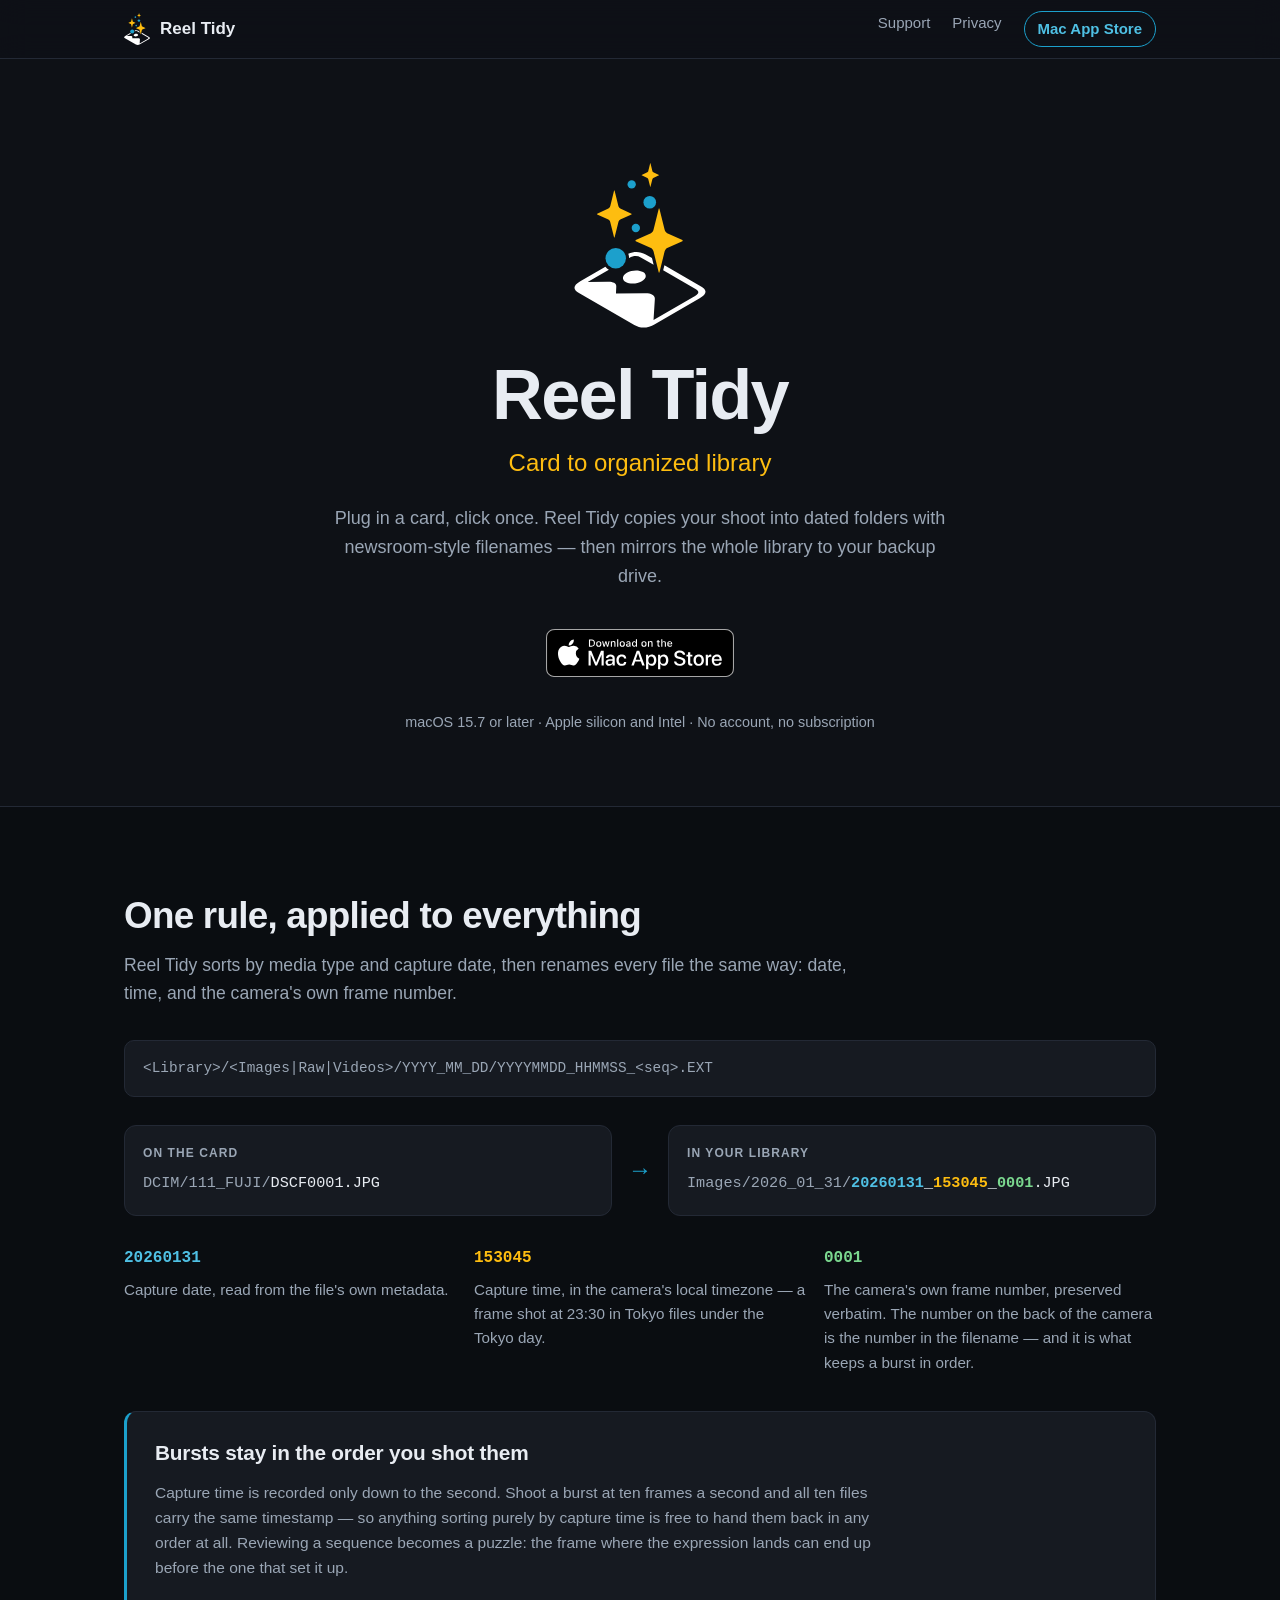
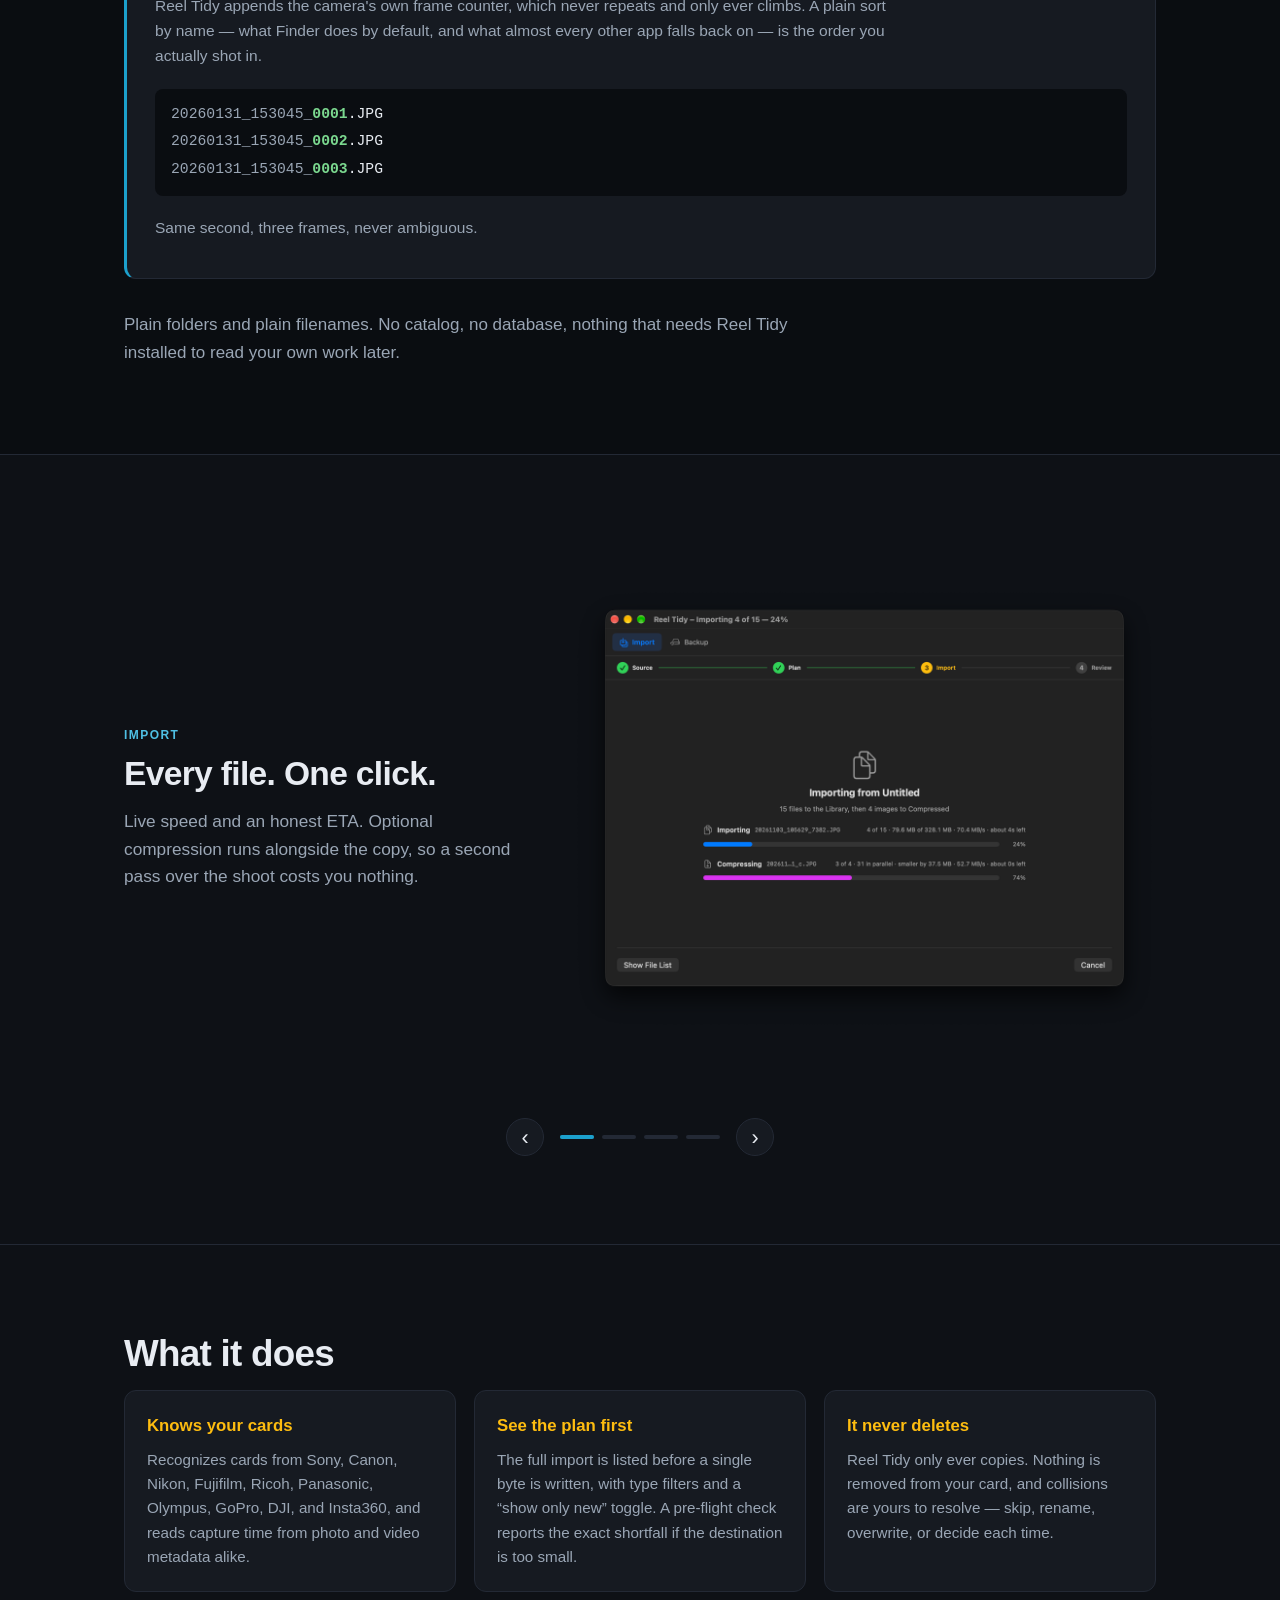
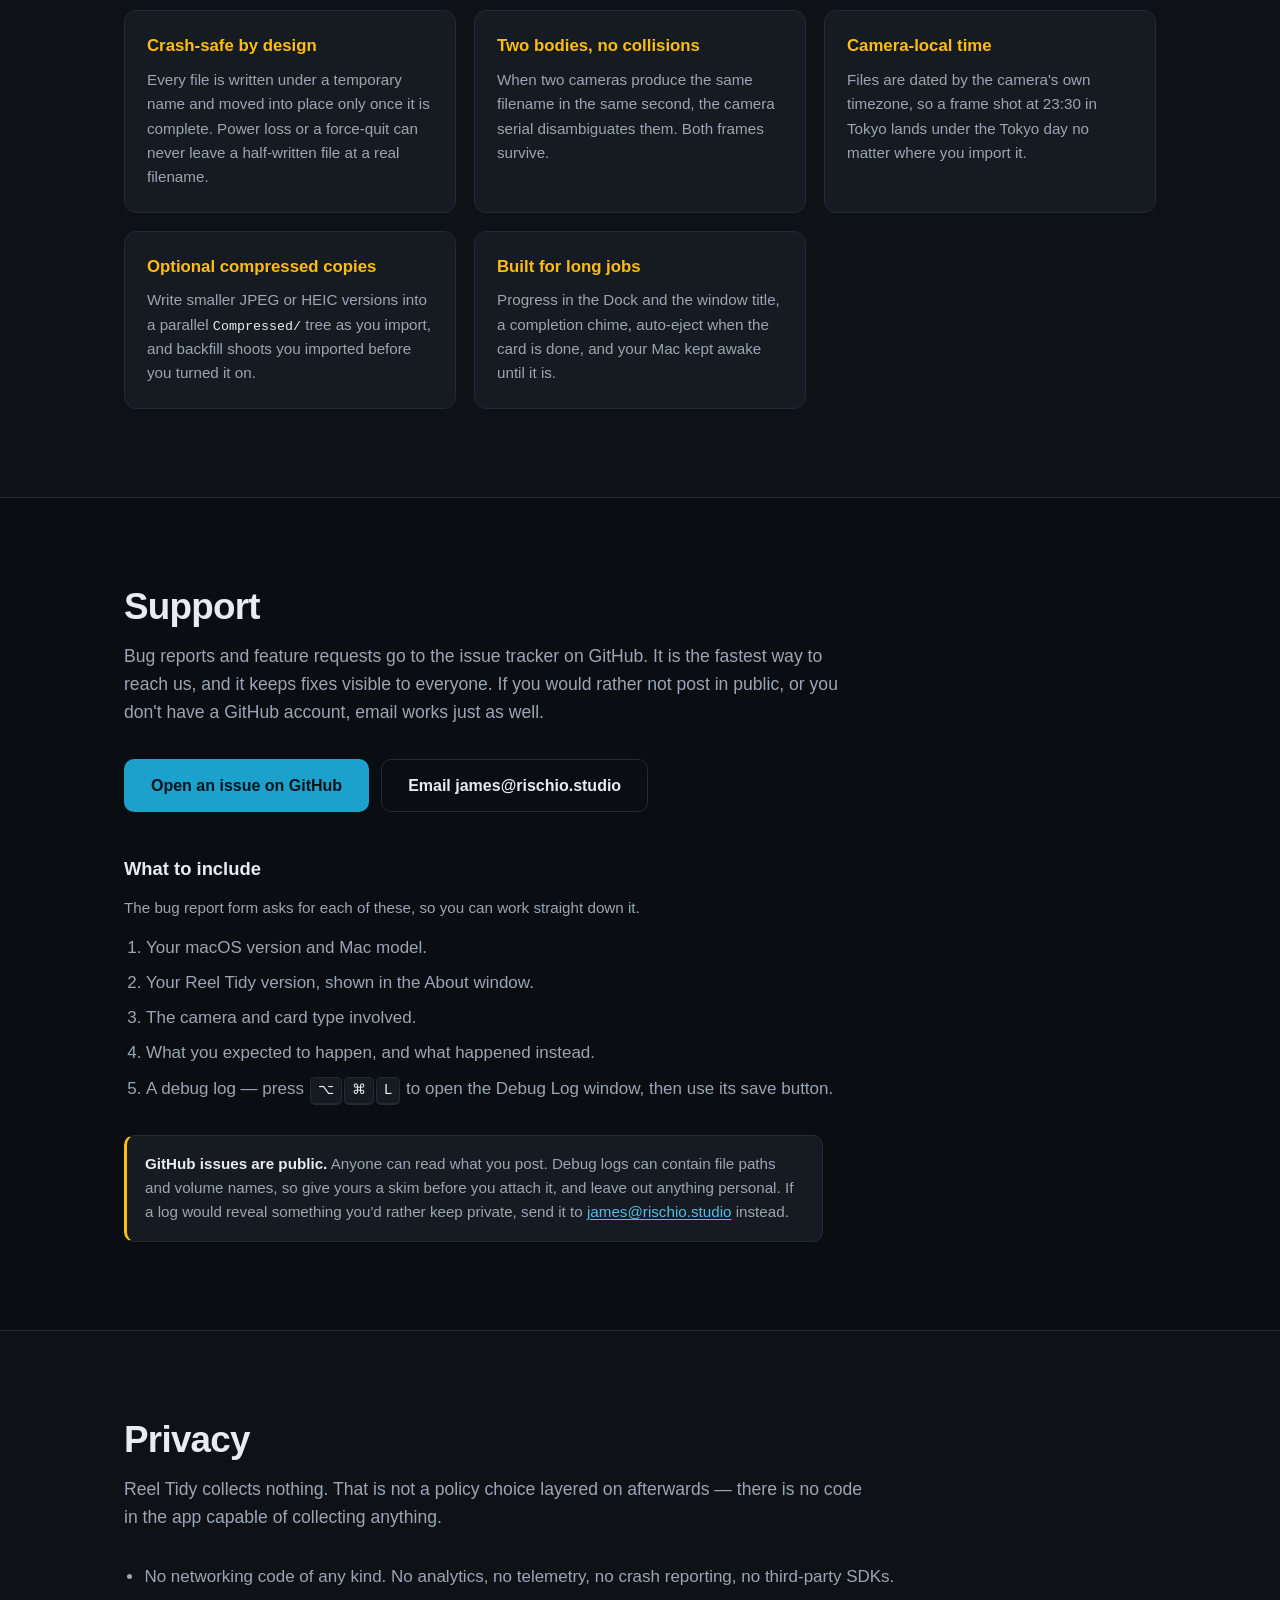
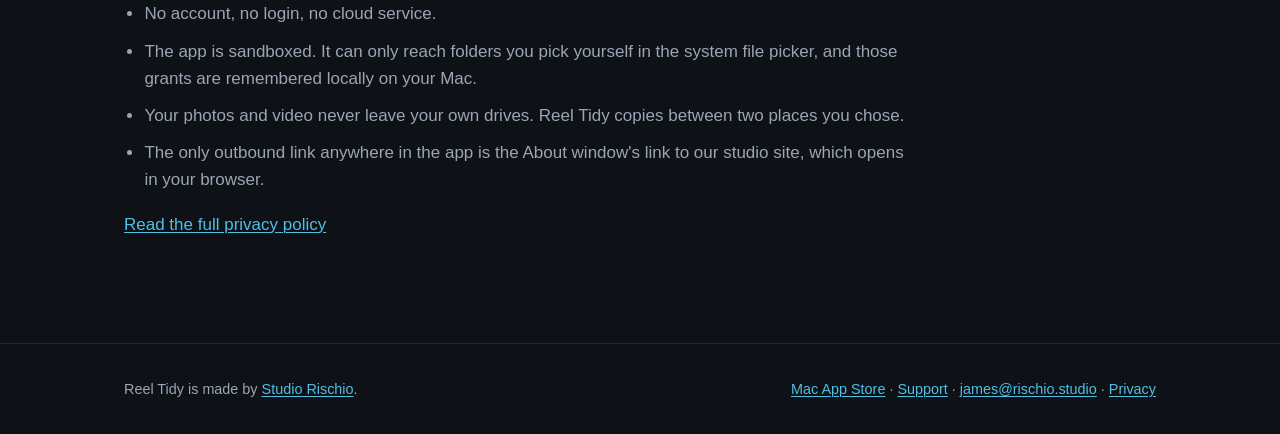
<file: index.html>
<!DOCTYPE html>
<html lang="en">
<head>
<meta charset="utf-8">
<meta name="viewport" content="width=device-width, initial-scale=1">
<meta name="color-scheme" content="dark">
<title>Reel Tidy — Card to organized library</title>
<meta name="description" content="Reel Tidy is a focused macOS importer for photographers and videographers. Plug in a card, click once, and your shoot lands in dated folders with newsroom-style filenames.">
<link rel="icon" href="assets/ReelTidy.svg" type="image/svg+xml">
<link rel="stylesheet" href="styles.css">
</head>
<body>

<a class="skip-link" href="#main">Skip to content</a>

<header class="site-header">
  <div class="wrap site-header__inner">
    <a class="brand" href="#main">
      <img class="brand__mark" src="assets/ReelTidy.svg" alt="" width="32" height="40">
      <span class="brand__name">Reel Tidy</span>
    </a>
    <nav aria-label="Primary">
      <a href="#support">Support</a>
      <a class="nav-minor" href="privacy.html">Privacy</a>
      <a class="nav-cta" href="https://apps.apple.com/us/app/reel-tidy/id6763144575?mt=12">Mac App Store</a>
    </nav>
  </div>
</header>

<main id="main">

  <section class="hero">
    <div class="wrap hero__inner">
      <img class="hero__mark" src="assets/ReelTidy.svg" alt="Reel Tidy app icon" width="132" height="165">
      <h1 class="hero__title">Reel Tidy</h1>
      <p class="hero__tagline">Card to organized library</p>
      <p class="hero__lede">
        Plug in a card, click once. Reel Tidy copies your shoot into dated folders with
        newsroom-style filenames — then mirrors the whole library to your backup drive.
      </p>

      <!-- Apple's official badge, unmodified, from the Apple Marketing Tools site.
           Its proportions and colors must not be altered; only its size may change. -->
      <p class="hero__cta">
        <a class="badge-link" href="https://apps.apple.com/us/app/reel-tidy/id6763144575?mt=12">
          <img src="assets/mac-app-store-badge.svg"
               alt="Download Reel Tidy on the Mac App Store"
               width="156" height="40">
        </a>
      </p>

      <p class="hero__meta">macOS 15.7 or later · Apple silicon and Intel · No account, no subscription</p>
    </div>
  </section>

  <section class="section section--rule" aria-labelledby="naming">
    <div class="wrap">
      <h2 id="naming">One rule, applied to everything</h2>
      <p class="section__lede">
        Reel Tidy sorts by media type and capture date, then renames every file the same way:
        date, time, and the camera's own frame number.
      </p>

      <p class="path">&lt;Library&gt;/&lt;Images|Raw|Videos&gt;/YYYY_MM_DD/YYYYMMDD_HHMMSS_&lt;seq&gt;.EXT</p>

      <div class="transform">
        <div class="transform__side">
          <h3 class="transform__label">On the card</h3>
          <p class="transform__value"><span class="dim">DCIM/111_FUJI/</span>DSCF0001.JPG</p>
        </div>
        <p class="transform__arrow" aria-hidden="true">→</p>
        <div class="transform__side">
          <h3 class="transform__label">In your library</h3>
          <p class="transform__value"><span class="dim">Images/2026_01_31/</span><b class="k-date">20260131</b>_<b class="k-time">153045</b>_<b class="k-seq">0001</b>.JPG</p>
        </div>
      </div>

      <dl class="legend">
        <div class="legend__item">
          <dt class="k-date">20260131</dt>
          <dd>Capture date, read from the file's own metadata.</dd>
        </div>
        <div class="legend__item">
          <dt class="k-time">153045</dt>
          <dd>Capture time, in the camera's local timezone — a frame shot at 23:30 in Tokyo files under the Tokyo day.</dd>
        </div>
        <div class="legend__item">
          <dt class="k-seq">0001</dt>
          <dd>The camera's own frame number, preserved verbatim. The number on the back of the camera is the number in the filename — and it is what keeps a burst in order.</dd>
        </div>
      </dl>

      <div class="insight">
        <h3>Bursts stay in the order you shot them</h3>
        <p>
          Capture time is recorded only down to the second. Shoot a burst at ten frames a
          second and all ten files carry the same timestamp — so anything sorting purely by
          capture time is free to hand them back in any order at all. Reviewing a sequence
          becomes a puzzle: the frame where the expression lands can end up before the one
          that set it up.
        </p>
        <p>
          Reel Tidy appends the camera's own frame counter, which never repeats and only
          ever climbs. A plain sort by name — what Finder does by default, and what almost
          every other app falls back on — is the order you actually shot in.
        </p>
        <ul class="burst" aria-label="Three frames captured in the same second">
          <li><span class="dim">20260131_153045_</span><b class="k-seq">0001</b>.JPG</li>
          <li><span class="dim">20260131_153045_</span><b class="k-seq">0002</b>.JPG</li>
          <li><span class="dim">20260131_153045_</span><b class="k-seq">0003</b>.JPG</li>
        </ul>
        <p class="insight__tail">Same second, three frames, never ambiguous.</p>
      </div>

      <p class="section__note">
        Plain folders and plain filenames. No catalog, no database, nothing that needs
        Reel Tidy installed to read your own work later.
      </p>
    </div>
  </section>

  <section class="section" aria-labelledby="shots">
    <h2 id="shots" class="visually-hidden">A look at Reel Tidy</h2>
    <div class="wrap">

      <!-- Without JS this stays a plain stacked list of all four; carousel.js adds
           the .is-ready class, which switches it to one-at-a-time and shows controls. -->
      <div class="carousel" data-carousel role="region"
           aria-roledescription="carousel" aria-label="A look at Reel Tidy">

        <div class="carousel__viewport" data-carousel-track id="tour-slides">

          <div class="carousel__slide" role="group" aria-roledescription="slide" aria-label="1 of 4">
            <div class="carousel__text">
              <p class="carousel__eyebrow">Import</p>
              <h3>Every file. One click.</h3>
              <p class="carousel__sub">Live speed and an honest ETA. Optional compression runs alongside the copy, so a second pass over the shoot costs you nothing.</p>
            </div>
            <div class="carousel__media">
              <img src="assets/screenshots/import-progress.png" width="1200" height="906"
                   alt="An import in progress on the third step of the four-step flow, with Source and Plan ticked off in the rail above. The window title reads &quot;Reel Tidy — Importing 4 of 15 — 24%&quot;. A blue bar reports the copy at 70.4 MB/s with about 4 seconds left, and a purple bar below it shows compression running in parallel, 3 of 4 images done and 37.5 MB smaller so far.">
            </div>
          </div>

          <div class="carousel__slide" role="group" aria-roledescription="slide" aria-label="2 of 4">
            <div class="carousel__text">
              <p class="carousel__eyebrow">Your library</p>
              <h3>Finder Friendly Results</h3>
              <p class="carousel__sub">Images, Raw, and Videos, split by capture date. Plain folders any app can read — and that you can still read in ten years without us.</p>
            </div>
            <div class="carousel__media">
              <img src="assets/screenshots/finder-library.png" width="1200" height="1094" loading="lazy"
                   alt="A Finder window showing the resulting library: top-level Videos and Images folders, with Images expanded into date folders such as 2026_04_04 and 2026_03_21, each holding files named like 20260321_112143_07043.JPG.">
            </div>
          </div>

          <div class="carousel__slide" role="group" aria-roledescription="slide" aria-label="3 of 4">
            <div class="carousel__text">
              <p class="carousel__eyebrow">Sources</p>
              <h3>Any Card Any Drive</h3>
              <p class="carousel__sub">SD, CFexpress, USB, or any folder on disk. You choose the source, Reel Tidy scans it and shows you the plan before it writes anything.</p>
            </div>
            <div class="carousel__media">
              <img src="assets/screenshots/source-picker.png" width="1200" height="906" loading="lazy"
                   alt="The Import tab on its first step, Source, with the four-step rail (Source, Plan, Import, Review) across the top. The source picker is open, listing connected external volumes alongside options to select any folder or browse all mounted volumes.">
            </div>
          </div>

          <div class="carousel__slide" role="group" aria-roledescription="slide" aria-label="4 of 4">
            <div class="carousel__text">
              <p class="carousel__eyebrow">Backup</p>
              <h3>Backing Up Simplified</h3>
              <p class="carousel__sub">Mirror the library to another drive. No backup software, no hassle — and every re-run skips what is already there.</p>
            </div>
            <div class="carousel__media">
              <img src="assets/screenshots/backup-plan.png" width="1200" height="906" loading="lazy"
                   alt="The Backup tab on its third step, with Destination and Plan ticked off in the rail above. The window title reads &quot;Reel Tidy — Backing up 140811 of 144046 — 19%&quot;; a single progress bar reports 41.99 GB of 216.67 GB copied at 148.6 MB/s with about 19 minutes left, and a note that files already there are skipped.">
            </div>
          </div>

        </div>

        <div class="carousel__controls" data-carousel-controls hidden>
          <button type="button" class="carousel__arrow" data-carousel-prev
                  aria-controls="tour-slides" aria-label="Previous slide">
            <span aria-hidden="true">&#8249;</span>
          </button>

          <div class="carousel__dots" data-carousel-dots></div>

          <button type="button" class="carousel__arrow" data-carousel-next
                  aria-controls="tour-slides" aria-label="Next slide">
            <span aria-hidden="true">&#8250;</span>
          </button>
        </div>

      </div>

    </div>
  </section>

  <section class="section" aria-labelledby="features">
    <div class="wrap">
      <h2 id="features">What it does</h2>
      <ul class="cards">
        <li class="card">
          <h3>Knows your cards</h3>
          <p>Recognizes cards from Sony, Canon, Nikon, Fujifilm, Ricoh, Panasonic, Olympus, GoPro, DJI, and Insta360, and reads capture time from photo and video metadata alike.</p>
        </li>
        <li class="card">
          <h3>See the plan first</h3>
          <p>The full import is listed before a single byte is written, with type filters and a “show only new” toggle. A pre-flight check reports the exact shortfall if the destination is too small.</p>
        </li>
        <li class="card">
          <h3>It never deletes</h3>
          <p>Reel Tidy only ever copies. Nothing is removed from your card, and collisions are yours to resolve — skip, rename, overwrite, or decide each time.</p>
        </li>
        <li class="card">
          <h3>Crash-safe by design</h3>
          <p>Every file is written under a temporary name and moved into place only once it is complete. Power loss or a force-quit can never leave a half-written file at a real filename.</p>
        </li>
        <li class="card">
          <h3>Two bodies, no collisions</h3>
          <p>When two cameras produce the same filename in the same second, the camera serial disambiguates them. Both frames survive.</p>
        </li>
        <li class="card">
          <h3>Camera-local time</h3>
          <p>Files are dated by the camera's own timezone, so a frame shot at 23:30 in Tokyo lands under the Tokyo day no matter where you import it.</p>
        </li>
        <li class="card">
          <h3>Optional compressed copies</h3>
          <p>Write smaller JPEG or HEIC versions into a parallel <code>Compressed/</code> tree as you import, and backfill shoots you imported before you turned it on.</p>
        </li>
        <li class="card">
          <h3>Built for long jobs</h3>
          <p>Progress in the Dock and the window title, a completion chime, auto-eject when the card is done, and your Mac kept awake until it is.</p>
        </li>
      </ul>
    </div>
  </section>

  <section class="section section--support" id="support" aria-labelledby="support-h">
    <div class="wrap">
      <h2 id="support-h">Support</h2>
      <p class="section__lede">
        Bug reports and feature requests go to the issue tracker on GitHub. It is the fastest
        way to reach us, and it keeps fixes visible to everyone. If you would rather not post
        in public, or you don't have a GitHub account, email works just as well.
      </p>

      <p class="btn-row">
        <a class="btn btn--primary" href="https://github.com/studio-rischio/Reel-Tidy-Support/issues/new/choose">
          Open an issue on GitHub
        </a>
        <a class="btn btn--ghost" href="mailto:james@rischio.studio?subject=Reel%20Tidy%20support">
          Email james@rischio.studio
        </a>
      </p>

      <h3>What to include</h3>
      <p class="checklist-lede">
        The bug report form asks for each of these, so you can work straight down it.
      </p>
      <ol class="checklist">
        <li>Your macOS version and Mac model.</li>
        <li>Your Reel Tidy version, shown in the About window.</li>
        <li>The camera and card type involved.</li>
        <li>What you expected to happen, and what happened instead.</li>
        <li>A debug log — press <kbd>⌥</kbd><kbd>⌘</kbd><kbd>L</kbd> to open the Debug Log window, then use its save button.</li>
      </ol>

      <p class="callout">
        <strong>GitHub issues are public.</strong> Anyone can read what you post. Debug logs can
        contain file paths and volume names, so give yours a skim before you attach it, and leave
        out anything personal. If a log would reveal something you'd rather keep private, send it
        to <a href="mailto:james@rischio.studio?subject=Reel%20Tidy%20support">james@rischio.studio</a>
        instead.
      </p>
    </div>
  </section>

  <section class="section" id="privacy" aria-labelledby="privacy-h">
    <div class="wrap">
      <h2 id="privacy-h">Privacy</h2>
      <p class="section__lede">
        Reel Tidy collects nothing. That is not a policy choice layered on afterwards — there is
        no code in the app capable of collecting anything.
      </p>
      <ul class="plain-list">
        <li>No networking code of any kind. No analytics, no telemetry, no crash reporting, no third-party SDKs.</li>
        <li>No account, no login, no cloud service.</li>
        <li>The app is sandboxed. It can only reach folders you pick yourself in the system file picker, and those grants are remembered locally on your Mac.</li>
        <li>Your photos and video never leave your own drives. Reel Tidy copies between two places you chose.</li>
        <li>The only outbound link anywhere in the app is the About window's link to our studio site, which opens in your browser.</li>
      </ul>
      <p><a href="privacy.html">Read the full privacy policy</a></p>
    </div>
  </section>

</main>

<footer class="site-footer">
  <div class="wrap site-footer__inner">
    <p>Reel Tidy is made by <a href="https://rischio.studio/">Studio Rischio</a>.</p>
    <p><a href="https://apps.apple.com/us/app/reel-tidy/id6763144575?mt=12">Mac App Store</a> · <a href="#support">Support</a> · <a href="mailto:james@rischio.studio?subject=Reel%20Tidy%20support">james@rischio.studio</a> · <a href="privacy.html">Privacy</a></p>
  </div>
</footer>

<script src="carousel.js"></script>
</body>
</html>
</file>
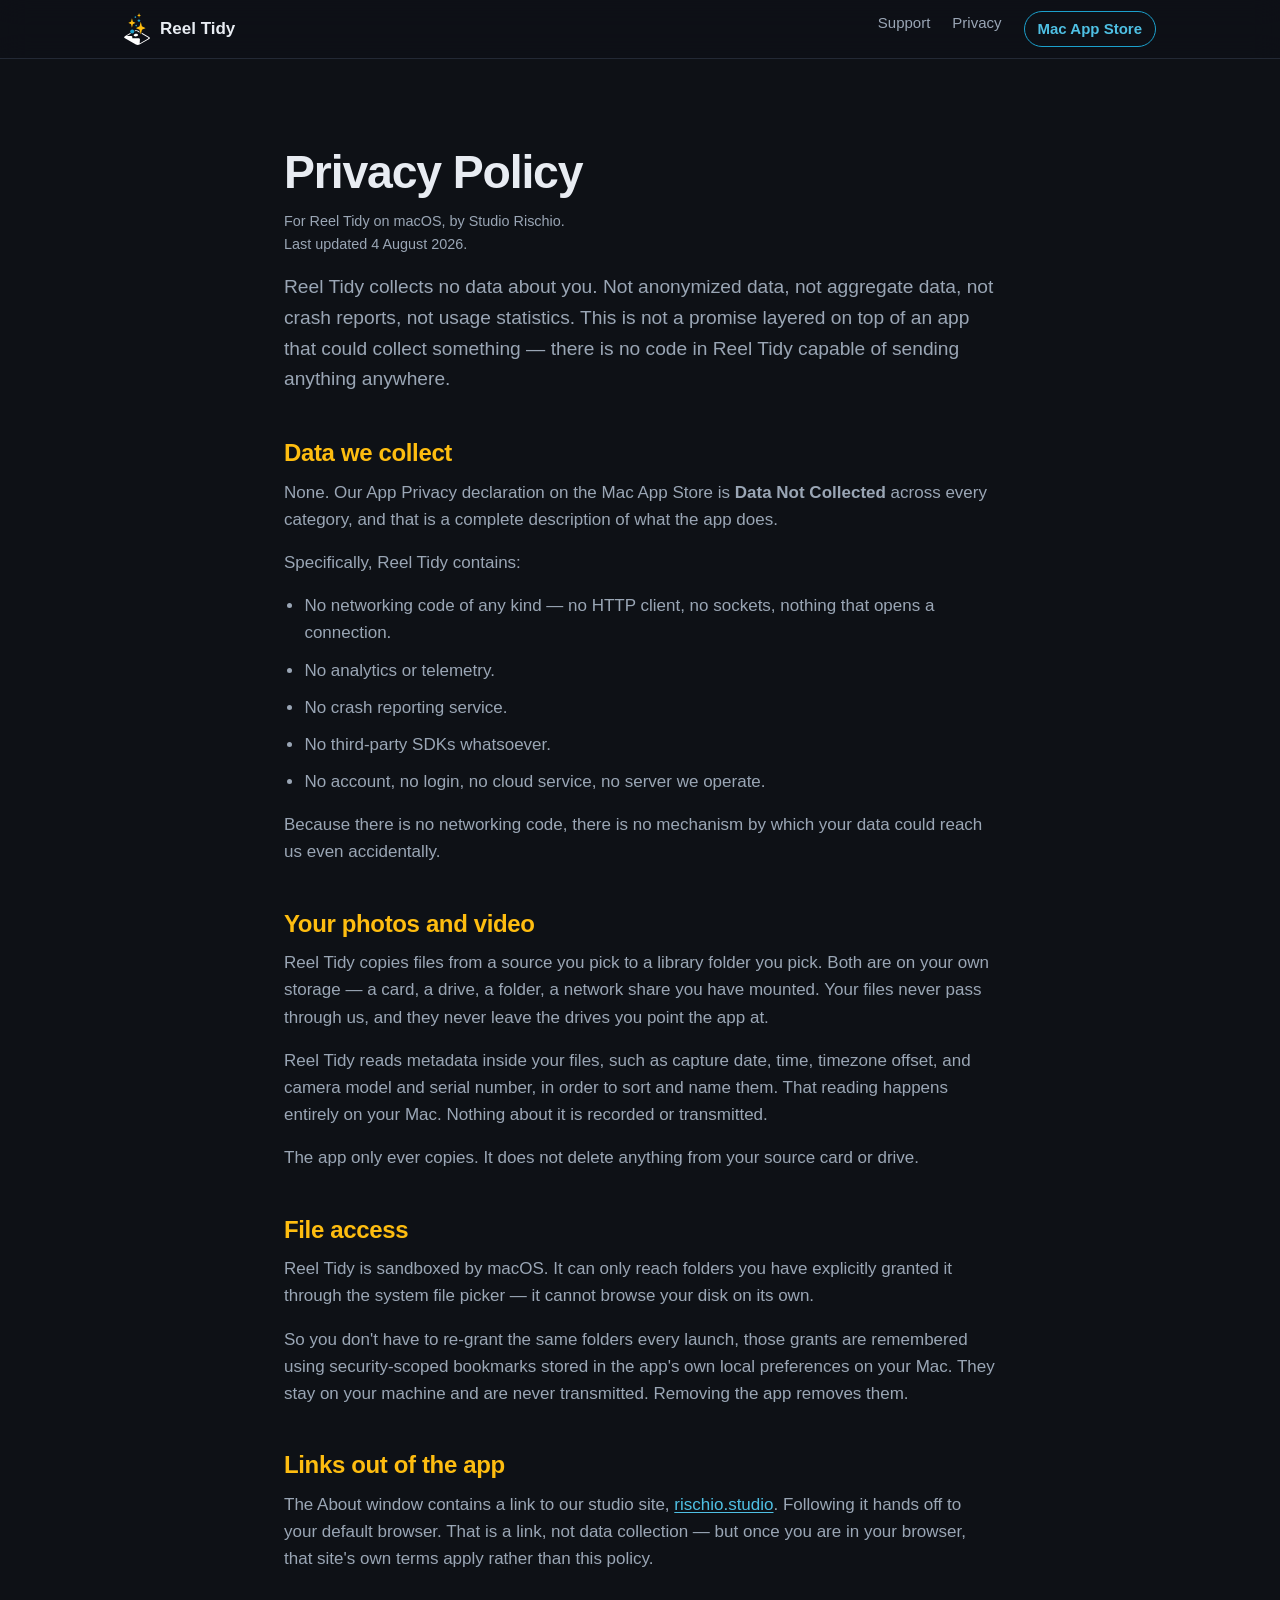
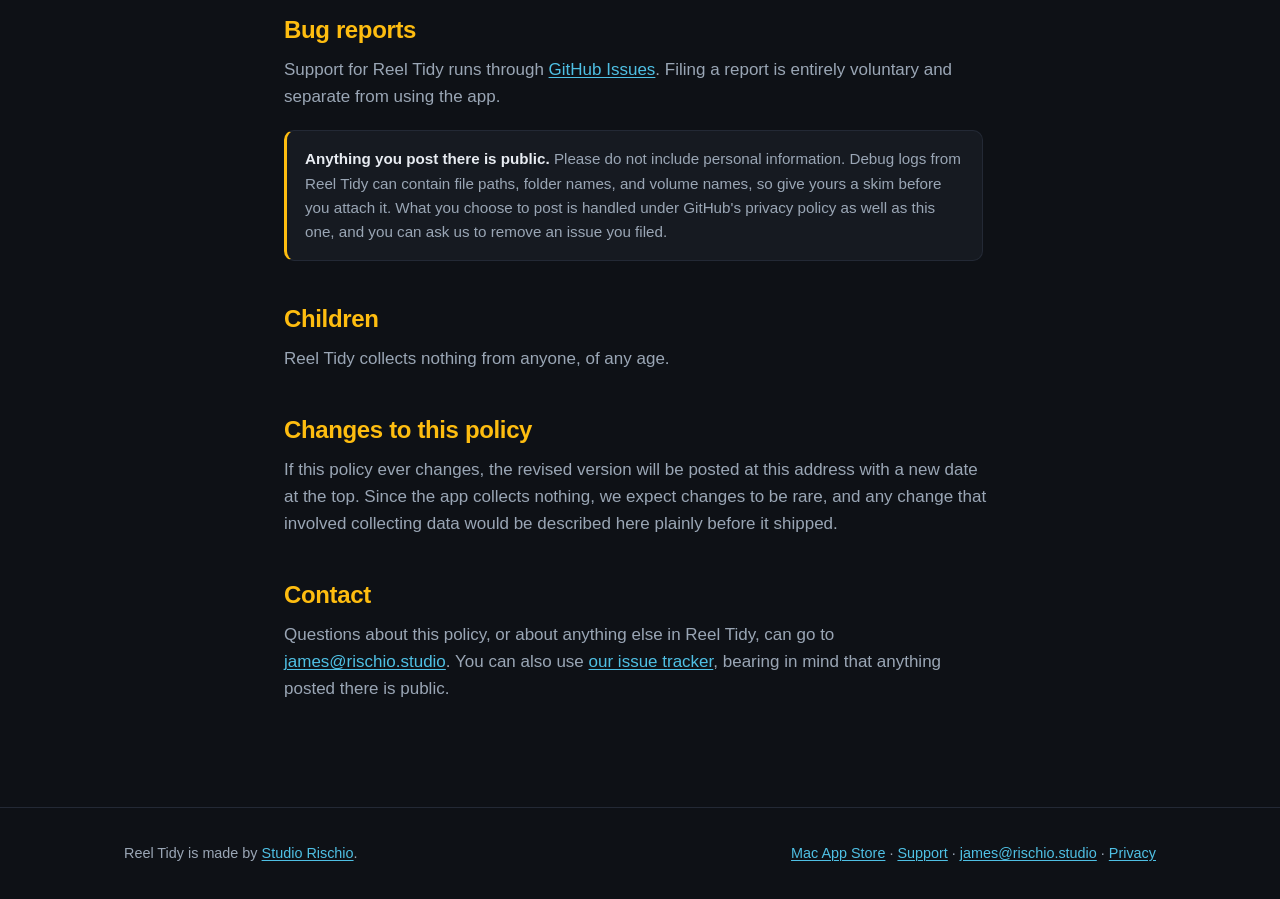
<file: privacy.html>
<!DOCTYPE html>
<html lang="en">
<head>
<meta charset="utf-8">
<meta name="viewport" content="width=device-width, initial-scale=1">
<meta name="color-scheme" content="dark">
<title>Privacy Policy — Reel Tidy</title>
<meta name="description" content="Reel Tidy collects no data. It has no networking code, no analytics, no account, and no cloud service. Your photos and video never leave your own drives.">
<link rel="icon" href="assets/ReelTidy.svg" type="image/svg+xml">
<link rel="stylesheet" href="styles.css">
</head>
<body>

<a class="skip-link" href="#main">Skip to content</a>

<header class="site-header">
  <div class="wrap site-header__inner">
    <a class="brand" href="index.html">
      <img class="brand__mark" src="assets/ReelTidy.svg" alt="" width="32" height="40">
      <span class="brand__name">Reel Tidy</span>
    </a>
    <nav aria-label="Primary">
      <a href="index.html#support">Support</a>
      <a class="nav-minor" href="privacy.html" aria-current="page">Privacy</a>
      <a class="nav-cta" href="https://apps.apple.com/us/app/reel-tidy/id6763144575?mt=12">Mac App Store</a>
    </nav>
  </div>
</header>

<main id="main" class="section doc">
  <div class="wrap">

    <h1>Privacy Policy</h1>
    <p class="doc__meta">
      For Reel Tidy on macOS, by Studio Rischio.<br>
      Last updated 4 August 2026.
    </p>

    <p class="doc__lede">
      Reel Tidy collects no data about you. Not anonymized data, not aggregate data, not
      crash reports, not usage statistics. This is not a promise layered on top of an app
      that could collect something — there is no code in Reel Tidy capable of sending
      anything anywhere.
    </p>

    <h2>Data we collect</h2>
    <p>
      None. Our App Privacy declaration on the Mac App Store is <strong>Data Not
      Collected</strong> across every category, and that is a complete description of what
      the app does.
    </p>
    <p>Specifically, Reel Tidy contains:</p>
    <ul class="plain-list">
      <li>No networking code of any kind — no HTTP client, no sockets, nothing that opens a connection.</li>
      <li>No analytics or telemetry.</li>
      <li>No crash reporting service.</li>
      <li>No third-party SDKs whatsoever.</li>
      <li>No account, no login, no cloud service, no server we operate.</li>
    </ul>
    <p>
      Because there is no networking code, there is no mechanism by which your data could
      reach us even accidentally.
    </p>

    <h2>Your photos and video</h2>
    <p>
      Reel Tidy copies files from a source you pick to a library folder you pick. Both are
      on your own storage — a card, a drive, a folder, a network share you have mounted.
      Your files never pass through us, and they never leave the drives you point the app at.
    </p>
    <p>
      Reel Tidy reads metadata inside your files, such as capture date, time, timezone
      offset, and camera model and serial number, in order to sort and name them. That
      reading happens entirely on your Mac. Nothing about it is recorded or transmitted.
    </p>
    <p>
      The app only ever copies. It does not delete anything from your source card or drive.
    </p>

    <h2>File access</h2>
    <p>
      Reel Tidy is sandboxed by macOS. It can only reach folders you have explicitly granted
      it through the system file picker — it cannot browse your disk on its own.
    </p>
    <p>
      So you don't have to re-grant the same folders every launch, those grants are
      remembered using security-scoped bookmarks stored in the app's own local preferences
      on your Mac. They stay on your machine and are never transmitted. Removing the app
      removes them.
    </p>

    <h2>Links out of the app</h2>
    <p>
      The About window contains a link to our studio site,
      <a href="https://rischio.studio/">rischio.studio</a>. Following it hands off to your
      default browser. That is a link, not data collection — but once you are in your
      browser, that site's own terms apply rather than this policy.
    </p>

    <h2>Bug reports</h2>
    <p>
      Support for Reel Tidy runs through
      <a href="https://github.com/studio-rischio/Reel-Tidy-Support/issues">GitHub Issues</a>.
      Filing a report is entirely voluntary and separate from using the app.
    </p>
    <p class="callout">
      <strong>Anything you post there is public.</strong> Please do not include personal
      information. Debug logs from Reel Tidy can contain file paths, folder names, and
      volume names, so give yours a skim before you attach it. What you choose to post is
      handled under GitHub's privacy policy as well as this one, and you can ask us to
      remove an issue you filed.
    </p>

    <h2>Children</h2>
    <p>
      Reel Tidy collects nothing from anyone, of any age.
    </p>

    <h2>Changes to this policy</h2>
    <p>
      If this policy ever changes, the revised version will be posted at this address with a
      new date at the top. Since the app collects nothing, we expect changes to be rare, and
      any change that involved collecting data would be described here plainly before it
      shipped.
    </p>

    <h2>Contact</h2>
    <p>
      Questions about this policy, or about anything else in Reel Tidy, can go to
      <a href="mailto:james@rischio.studio?subject=Reel%20Tidy%20privacy">james@rischio.studio</a>.
      You can also use
      <a href="https://github.com/studio-rischio/Reel-Tidy-Support/issues">our issue tracker</a>,
      bearing in mind that anything posted there is public.
    </p>

  </div>
</main>

<footer class="site-footer">
  <div class="wrap site-footer__inner">
    <p>Reel Tidy is made by <a href="https://rischio.studio/">Studio Rischio</a>.</p>
    <p><a href="https://apps.apple.com/us/app/reel-tidy/id6763144575?mt=12">Mac App Store</a> · <a href="index.html#support">Support</a> · <a href="mailto:james@rischio.studio?subject=Reel%20Tidy%20support">james@rischio.studio</a> · <a href="privacy.html">Privacy</a></p>
  </div>
</footer>

</body>
</html>
</file>
<file: styles.css>
/* Reel Tidy support site
   Brand colors are taken from the app icon artwork: cyan #1CA0CC, yellow #FEBD10.
   The page is dark on purpose — the app UI is dark and the screenshots sit better on it. */

:root {
  --bg:          #0E1116;
  --bg-raised:   #161A21;
  --bg-sunken:   #0A0D11;
  --line:        #232935;
  --text:        #E8ECF2;
  --text-dim:    #9AA6B5;
  --cyan:        #1CA0CC;
  --cyan-bright: #4FC0E4;
  --yellow:      #FEBD10;
  --wrap:        1080px;
  --font: -apple-system, BlinkMacSystemFont, "SF Pro Text", "Helvetica Neue", sans-serif;
  --mono: ui-monospace, SFMono-Regular, "SF Mono", Menlo, Consolas, monospace;
}

*, *::before, *::after { box-sizing: border-box; }

html { -webkit-text-size-adjust: 100%; }

body {
  margin: 0;
  background: var(--bg);
  color: var(--text);
  font-family: var(--font);
  font-size: 17px;
  line-height: 1.6;
  -webkit-font-smoothing: antialiased;
}

img { max-width: 100%; height: auto; display: block; }

a { color: var(--cyan-bright); text-decoration-thickness: 1px; text-underline-offset: 2px; }
a:hover { color: var(--yellow); }

:focus-visible {
  outline: 2px solid var(--yellow);
  outline-offset: 3px;
  border-radius: 2px;
}

code, kbd, .path, .transform__value, .legend dt {
  font-family: var(--mono);
}

.wrap {
  width: 100%;
  max-width: var(--wrap);
  margin-inline: auto;
  padding-inline: 24px;
}

.visually-hidden {
  position: absolute;
  width: 1px; height: 1px;
  margin: -1px; padding: 0; border: 0;
  clip-path: inset(50%);
  overflow: hidden;
  white-space: nowrap;
}

.skip-link {
  position: absolute;
  left: 12px; top: -60px;
  z-index: 10;
  padding: 10px 16px;
  background: var(--bg-raised);
  border: 1px solid var(--line);
  border-radius: 8px;
  transition: top .15s ease;
}
.skip-link:focus { top: 12px; }

/* ---------- header ---------- */

.site-header {
  position: sticky;
  top: 0;
  z-index: 5;
  background: rgba(14, 17, 22, .82);
  backdrop-filter: saturate(180%) blur(14px);
  border-bottom: 1px solid var(--line);
}

.site-header__inner {
  display: flex;
  align-items: center;
  justify-content: space-between;
  gap: 16px;
  min-height: 58px;
}

.brand {
  display: inline-flex;
  align-items: center;
  gap: 10px;
  color: var(--text);
  text-decoration: none;
  font-weight: 600;
}
.brand__mark { width: 26px; height: auto; }

.site-header nav { display: flex; gap: 22px; font-size: 15px; }
.site-header nav a { color: var(--text-dim); text-decoration: none; }
.site-header nav a:hover { color: var(--yellow); }

/* The store link is the one action in the header, so it reads as a chip. */
.site-header nav .nav-cta {
  padding: 5px 13px;
  border: 1px solid var(--cyan);
  border-radius: 999px;
  color: var(--cyan-bright);
  font-weight: 600;
}
.site-header nav .nav-cta:hover {
  background: var(--cyan);
  color: #04141B;
}

/* ---------- hero ---------- */

.hero {
  padding: clamp(56px, 10vw, 104px) 0 clamp(40px, 7vw, 72px);
  text-align: center;
  background:
    radial-gradient(closest-side at 50% 0%, rgba(28, 160, 204, .16), transparent 70%);
}

.hero__mark {
  width: clamp(96px, 16vw, 132px);
  margin: 0 auto clamp(20px, 4vw, 30px);
}

.hero__title {
  margin: 0;
  font-size: clamp(2.6rem, 8vw, 4.4rem);
  line-height: 1.05;
  letter-spacing: -.025em;
  font-weight: 700;
}

.hero__tagline {
  margin: 12px 0 0;
  font-size: clamp(1.15rem, 3.4vw, 1.5rem);
  color: var(--yellow);
  font-weight: 500;
}

.hero__lede {
  max-width: 34em;
  margin: 22px auto 0;
  color: var(--text-dim);
  font-size: clamp(1rem, 2.4vw, 1.125rem);
}

.hero__meta {
  margin: 20px 0 0;
  font-size: .9rem;
  color: var(--text-dim);
}

/* ---------- App Store badge ----------
   Apple's artwork, used as supplied. Scale it only by height, never recolor it, and
   keep clear space around it. Apple's minimum rendered height is 40px. */

.hero__cta {
  margin: 32px 0 0;
}

.badge-link {
  display: inline-block;
  padding: 6px;            /* clear space, so nothing crowds the badge */
  border-radius: 10px;
  line-height: 0;
}

.badge-link img {
  width: auto;
  height: 48px;            /* 156.1 x 40 native, proportions preserved */
}

/* ---------- buttons ---------- */

.btn {
  display: inline-block;
  margin: 30px 0 0;
  padding: 13px 26px;
  border-radius: 10px;
  font-size: 1rem;
  font-weight: 600;
  text-decoration: none;
  border: 1px solid transparent;
}

.btn--primary {
  background: var(--cyan);
  color: #04141B;
}
.btn--primary:hover {
  background: var(--cyan-bright);
  color: #04141B;
}

.btn--ghost {
  background: transparent;
  border-color: var(--line);
  color: var(--text);
}
.btn--ghost:hover {
  border-color: var(--cyan);
  color: var(--cyan-bright);
}

.btn-row {
  display: flex;
  flex-wrap: wrap;
  gap: 12px;
  align-items: center;
}
.btn-row .btn { margin-top: 0; }

/* ---------- sections ---------- */

.section {
  padding: clamp(48px, 8vw, 88px) 0;
  border-top: 1px solid var(--line);
}

.section--rule { background: var(--bg-sunken); }
.section--support { background: var(--bg-sunken); }

.section h2 {
  margin: 0 0 14px;
  font-size: clamp(1.6rem, 4.6vw, 2.3rem);
  letter-spacing: -.02em;
  line-height: 1.15;
}

.section__lede {
  max-width: 42em;
  margin: 0 0 32px;
  color: var(--text-dim);
  font-size: clamp(1rem, 2.4vw, 1.1rem);
}

.section__note {
  max-width: 42em;
  margin: 32px 0 0;
  color: var(--text-dim);
}

/* ---------- the naming rule ---------- */

.path {
  margin: 0 0 28px;
  padding: 16px 18px;
  background: var(--bg-raised);
  border: 1px solid var(--line);
  border-radius: 10px;
  color: var(--text-dim);
  font-size: .9rem;
  overflow-x: auto;
  white-space: nowrap;
}

.transform {
  display: grid;
  gap: 16px;
  align-items: center;
  grid-template-columns: 1fr auto 1fr;
}

.transform__side {
  padding: 18px;
  background: var(--bg-raised);
  border: 1px solid var(--line);
  border-radius: 12px;
  min-width: 0;
}

.transform__label {
  margin: 0 0 8px;
  font-size: .75rem;
  font-weight: 600;
  letter-spacing: .09em;
  text-transform: uppercase;
  color: var(--text-dim);
}

.transform__value {
  margin: 0;
  font-size: .95rem;
  overflow-x: auto;
  white-space: nowrap;
  padding-bottom: 2px;
}

.transform__value .dim { color: var(--text-dim); }
.transform__value b { font-weight: 600; }

.transform__arrow {
  margin: 0;
  font-size: 1.5rem;
  color: var(--cyan);
}

.k-date { color: var(--cyan-bright); }
.k-time { color: var(--yellow); }
.k-seq  { color: #7BD88F; }

.legend {
  margin: 30px 0 0;
  display: grid;
  gap: 18px;
  grid-template-columns: repeat(auto-fit, minmax(240px, 1fr));
}

.legend__item { margin: 0; }

.legend dt {
  margin: 0 0 6px;
  font-size: 1rem;
  font-weight: 600;
}

.legend dd {
  margin: 0;
  color: var(--text-dim);
  font-size: .95rem;
}

/* Why the frame number is in there at all. */
.insight {
  margin: 36px 0 0;
  padding: 24px clamp(20px, 4vw, 28px);
  background: var(--bg-raised);
  border: 1px solid var(--line);
  border-left: 3px solid var(--cyan);
  border-radius: 12px;
}

.insight h3 {
  margin: 0 0 12px;
  font-size: clamp(1.1rem, 3vw, 1.3rem);
  letter-spacing: -.01em;
}

.insight p {
  margin: 0 0 14px;
  max-width: 48em;
  color: var(--text-dim);
  font-size: .97rem;
}

.burst {
  list-style: none;
  margin: 20px 0;
  padding: 14px 16px;
  background: var(--bg-sunken);
  border-radius: 8px;
  font-family: var(--mono);
  font-size: .92rem;
  overflow-x: auto;
}

.burst li { white-space: nowrap; }
.burst li + li { margin-top: 4px; }
.burst .dim { color: var(--text-dim); }
.burst b { font-weight: 600; }

.insight__tail {
  margin: 0;
  color: var(--text);
  font-weight: 500;
}

/* ---------- screenshot carousel ----------
   Bare app windows on transparency, each carrying its own drop shadow. Do not add
   a border-radius or box-shadow here: the radius would clip the baked-in shadow and
   a box-shadow would trace the transparent bounding box instead of the window. */

/* Slides sit stacked in normal flow until carousel.js marks the carousel ready.
   That way a blocked script still shows all four. */

.carousel__slide + .carousel__slide { margin-top: clamp(48px, 8vw, 96px); }

.carousel__slide {
  display: grid;
  grid-template-columns: 0.8fr 1.2fr;
  align-items: center;
  gap: clamp(20px, 5vw, 60px);
}

.carousel__eyebrow {
  margin: 0 0 10px;
  font-size: .75rem;
  font-weight: 600;
  letter-spacing: .12em;
  text-transform: uppercase;
  color: var(--cyan-bright);
}

.carousel__text h3 {
  margin: 0 0 14px;
  font-size: clamp(1.5rem, 4vw, 2.1rem);
  line-height: 1.15;
  letter-spacing: -.02em;
}

.carousel__sub {
  margin: 0;
  max-width: 32em;
  color: var(--text-dim);
  font-size: clamp(1rem, 2.4vw, 1.08rem);
}

.carousel__media img { width: 100%; }

/* ---- enhanced: one slide at a time ---- */

/* All slides share one grid cell, so the viewport is as tall as the tallest of
   them and nothing shifts as they change. */
.carousel.is-ready .carousel__viewport { display: grid; }

.carousel.is-ready .carousel__slide {
  grid-area: 1 / 1;
  margin: 0;
  opacity: 0;
  visibility: hidden;                    /* also keeps inactive slides out of tab order */
  transform: translateY(8px);
  transition: opacity .55s ease, transform .55s ease, visibility .55s;
}

.carousel.is-ready .carousel__slide.is-active {
  opacity: 1;
  visibility: visible;
  transform: none;
}

/* ---- controls ---- */

.carousel__controls {
  display: flex;
  align-items: center;
  justify-content: center;
  gap: 10px;
  margin-top: clamp(28px, 5vw, 44px);
}

.carousel__arrow {
  display: inline-flex;
  align-items: center;
  justify-content: center;
  width: 38px;
  height: 38px;
  padding: 0;
  background: var(--bg-raised);
  border: 1px solid var(--line);
  border-radius: 50%;
  color: var(--text);
  font-size: 1.35rem;
  line-height: 1;
  cursor: pointer;
  transition: border-color .15s ease, color .15s ease;
}

.carousel__arrow:hover {
  border-color: var(--cyan);
  color: var(--cyan-bright);
}

.carousel__dots {
  display: flex;
  align-items: center;
  gap: 8px;
  margin: 0 6px;
}

.carousel__dot {
  position: relative;
  width: 34px;
  height: 4px;
  padding: 0;
  background: var(--line);
  border: 0;
  border-radius: 2px;
  cursor: pointer;
  transition: background .2s ease;
}

/* Bigger invisible hit area — the visible bar is deliberately thin.
   Do not add overflow:hidden to the dot; it would clip this. */
.carousel__dot::before {
  content: "";
  position: absolute;
  inset: -12px -4px;
}

.carousel__dot:hover { background: var(--text-dim); }
.carousel__dot.is-active { background: rgba(28, 160, 204, .35); }

/* Fills across one interval, so it is visible that the thing advances on its own.
   The 5s duration below must match INTERVAL in carousel.js. */
.carousel__dot::after {
  content: "";
  position: absolute;
  inset: 0;
  width: 0;
  background: var(--cyan);
  border-radius: 2px;
}

.carousel__dot.is-active::after { width: 100%; }

.carousel__dot.is-timing::after {
  width: 0;
  animation: dot-fill 5s linear forwards;
}

@keyframes dot-fill {
  from { width: 0; }
  to   { width: 100%; }
}

/* ---------- feature cards ---------- */

.cards {
  list-style: none;
  margin: 0;
  padding: 0;
  display: grid;
  gap: 18px;
  grid-template-columns: repeat(auto-fit, minmax(270px, 1fr));
}

.card {
  padding: 22px;
  background: var(--bg-raised);
  border: 1px solid var(--line);
  border-radius: 12px;
}

.card h3 {
  margin: 0 0 8px;
  font-size: 1.05rem;
  color: var(--yellow);
}

.card p {
  margin: 0;
  color: var(--text-dim);
  font-size: .95rem;
}

.card code {
  font-size: .88em;
  color: var(--text);
}

/* ---------- support ---------- */

.section--support h3 {
  margin: 42px 0 12px;
  font-size: 1.15rem;
}

.checklist-lede {
  max-width: 42em;
  margin: 0 0 14px;
  color: var(--text-dim);
  font-size: .95rem;
}

.checklist {
  max-width: 42em;
  margin: 0;
  padding-left: 1.3em;
  color: var(--text-dim);
}
.checklist li { margin-bottom: 8px; }

kbd {
  display: inline-block;
  padding: 1px 7px;
  margin: 0 1px;
  background: var(--bg-raised);
  border: 1px solid var(--line);
  border-bottom-width: 2px;
  border-radius: 5px;
  font-size: .85em;
  color: var(--text);
}

.callout {
  max-width: 46em;
  margin: 30px 0 0;
  padding: 16px 18px;
  background: var(--bg-raised);
  border: 1px solid var(--line);
  border-left: 3px solid var(--yellow);
  border-radius: 10px;
  color: var(--text-dim);
  font-size: .95rem;
}
.callout strong { color: var(--text); }

/* ---------- privacy ---------- */

.plain-list {
  max-width: 46em;
  margin: 0;
  padding-left: 1.2em;
  color: var(--text-dim);
}
.plain-list li { margin-bottom: 10px; }

/* ---------- prose pages (privacy policy, and anything like it) ---------- */

.doc { border-top: 0; }

.doc .wrap { max-width: 760px; }

.doc h1 {
  margin: 0 0 12px;
  font-size: clamp(2rem, 6vw, 2.9rem);
  letter-spacing: -.025em;
  line-height: 1.1;
}

.doc__meta {
  margin: 0 0 34px;
  color: var(--text-dim);
  font-size: .9rem;
}

.doc__lede {
  margin: 0 0 8px;
  font-size: clamp(1.05rem, 2.6vw, 1.2rem);
  color: var(--text);
}

.doc h2 {
  margin: 44px 0 12px;
  font-size: clamp(1.25rem, 3.4vw, 1.5rem);
  letter-spacing: -.015em;
  color: var(--yellow);
}

.doc p {
  margin: 0 0 16px;
  color: var(--text-dim);
}

.doc .plain-list { margin-bottom: 16px; }

.doc .callout { margin: 20px 0 16px; }

/* ---------- footer ---------- */

.site-footer {
  padding: 34px 0;
  border-top: 1px solid var(--line);
  color: var(--text-dim);
  font-size: .9rem;
}

.site-footer__inner {
  display: flex;
  flex-wrap: wrap;
  gap: 10px 28px;
  justify-content: space-between;
}
.site-footer p { margin: 0; }

/* ---------- narrow screens ---------- */

@media (max-width: 780px) {
  /* Stack each slide, text above its window. */
  .carousel__slide { grid-template-columns: 1fr; }
  .carousel.is-ready .carousel__slide { align-content: start; }
}

/* Three header items overflow a phone; Privacy lives in the footer and is a whole
   page of its own, so it is the one that goes. */
@media (max-width: 620px) {
  .wrap { padding-inline: 18px; }
  .site-header nav { gap: 14px; font-size: 14px; }
  .site-header nav .nav-minor { display: none; }
  .site-header nav .nav-cta { padding: 5px 11px; }
}

/* Narrower still: drop the wordmark so the icon carries the brand and the store
   link stays on screen. Hidden visually, not removed — the link keeps its name. */
@media (max-width: 380px) {
  .brand__name {
    position: absolute;
    width: 1px; height: 1px;
    margin: -1px; padding: 0; border: 0;
    clip-path: inset(50%);
    overflow: hidden;
    white-space: nowrap;
  }
}

@media (max-width: 640px) {
  body { font-size: 16px; }

  .transform { grid-template-columns: 1fr; }
  .transform__arrow { transform: rotate(90deg); justify-self: center; }

  .site-header nav { gap: 16px; }
}

@media (prefers-reduced-motion: reduce) {
  * { transition: none !important; animation: none !important; }
}
</file>
